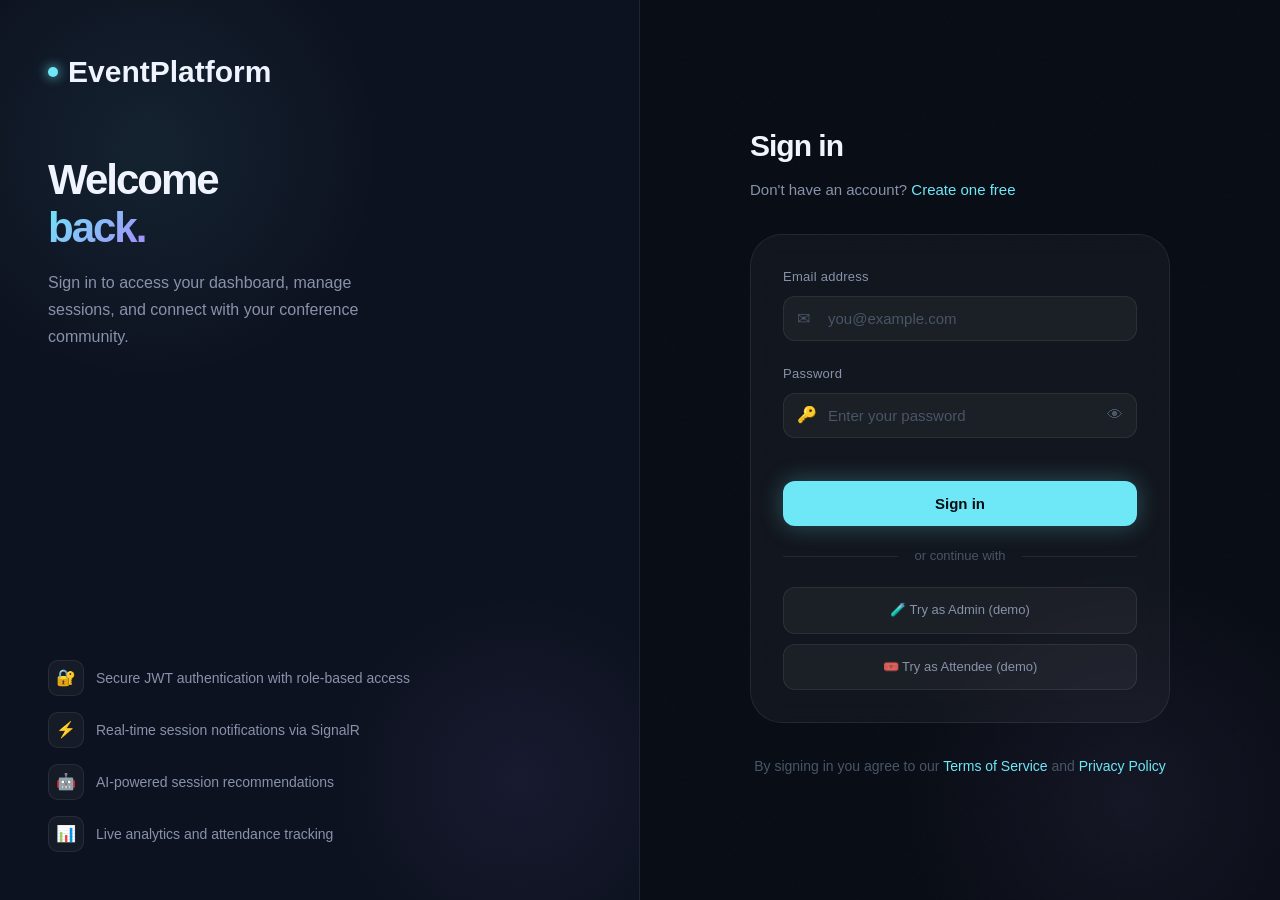
<file: EventPlatform/src/EventPlatform.API/wwwroot/Login.html>
﻿<!DOCTYPE html>
<html lang="en">
<head>
    <meta charset="UTF-8" />
    <meta name="viewport" content="width=device-width, initial-scale=1.0" />
    <title>Sign In — EventPlatform</title>
    <link rel="stylesheet" href="css/style.css" />
    <link rel="stylesheet" href="css/auth.css" />
</head>
<body>

    <div class="bg-mesh"></div>
    <div class="bg-noise"></div>

    <div class="page-content auth-page">

        <!-- Left branding panel -->
        <div class="auth-left">
            <div class="auth-left-glow"></div>
            <div class="auth-left-glow-2"></div>

            <div class="auth-brand">
                <a href="/" class="auth-brand-logo">
                    <div class="nav-logo-dot"></div>
                    EventPlatform
                </a>
                <div class="auth-headline">
                    <h2>Welcome<br /><span>back.</span></h2>
                    <p>Sign in to access your dashboard, manage sessions, and connect with your conference community.</p>
                </div>
            </div>

            <div class="auth-features">
                <div class="auth-feature-item">
                    <div class="auth-feature-icon">🔐</div>
                    <span>Secure JWT authentication with role-based access</span>
                </div>
                <div class="auth-feature-item">
                    <div class="auth-feature-icon">⚡</div>
                    <span>Real-time session notifications via SignalR</span>
                </div>
                <div class="auth-feature-item">
                    <div class="auth-feature-icon">🤖</div>
                    <span>AI-powered session recommendations</span>
                </div>
                <div class="auth-feature-item">
                    <div class="auth-feature-icon">📊</div>
                    <span>Live analytics and attendance tracking</span>
                </div>
            </div>
        </div>

        <!-- Right form panel -->
        <div class="auth-right">
            <div class="auth-form-container">

                <div class="auth-form-header">
                    <h1>Sign in</h1>
                    <p>Don't have an account? <a href="register.html">Create one free</a></p>
                </div>

                <div class="auth-form-card">
                    <form id="login-form" onsubmit="handleLogin(event)" novalidate>

                        <div class="form-group">
                            <label class="form-label" for="email">Email address</label>
                            <div class="input-wrapper">
                                <span class="input-icon">✉</span>
                                <input type="email"
                                       id="email"
                                       class="form-input input-with-icon"
                                       placeholder="you@example.com"
                                       autocomplete="email"
                                       required />
                            </div>
                            <span class="form-error" id="email-error"></span>
                        </div>

                        <div class="form-group">
                            <label class="form-label" for="password">Password</label>
                            <div class="input-wrapper">
                                <span class="input-icon">🔑</span>
                                <input type="password"
                                       id="password"
                                       class="form-input input-with-icon"
                                       placeholder="Enter your password"
                                       autocomplete="current-password"
                                       required />
                                <span class="input-toggle" onclick="togglePassword(this)">👁</span>
                            </div>
                            <span class="form-error" id="password-error"></span>
                        </div>

                        <button type="submit" id="login-btn" class="btn btn-primary btn-submit">
                            Sign in
                        </button>

                    </form>

                    <div class="divider">or continue with</div>

                    <div style="display:flex;flex-direction:column;gap:10px">
                        <a href="register.html?role=Admin" class="btn btn-ghost" style="justify-content:center;font-size:13px">
                            🧪 Try as Admin (demo)
                        </a>
                        <a href="register.html?role=Attendee" class="btn btn-ghost" style="justify-content:center;font-size:13px">
                            🎟️ Try as Attendee (demo)
                        </a>
                    </div>
                </div>

                <div class="auth-alt">
                    By signing in you agree to our
                    <a href="#">Terms of Service</a> and <a href="#">Privacy Policy</a>
                </div>

            </div>
        </div>

    </div>

    <div id="toast-container"></div>
    <script src="js/auth.js"></script>
    <script>
        // If already logged in, redirect
        document.addEventListener('DOMContentLoaded', async () => {
            // If already logged in with a VALID (or refreshable) token,
            // skip the login page and go straight to dashboard
            if (Auth.isLoggedIn()) {
                if (!isTokenExpired()) {
                    Auth.redirectByRole();  // token still valid — go to dashboard
                    return;
                }
                // Token expired — try silent refresh
                try {
                    const res = await fetch('/api/auth/refresh', {
                        method: 'POST', credentials: 'include',
                        headers: { 'Content-Type': 'application/json' }
                    });
                    if (res.ok) {
                        const data = await res.json();
                        Auth.setTokens(data);
                        Auth.redirectByRole(); // refreshed successfully — go to dashboard
                        return;
                    }
                } catch { }
                // Refresh failed — stay on login page, clear stale data
                Auth.clearLocal();
            }
            // Not logged in or refresh failed — show the login/register form normally
        });
    </script>
</body>
</html>
</file>
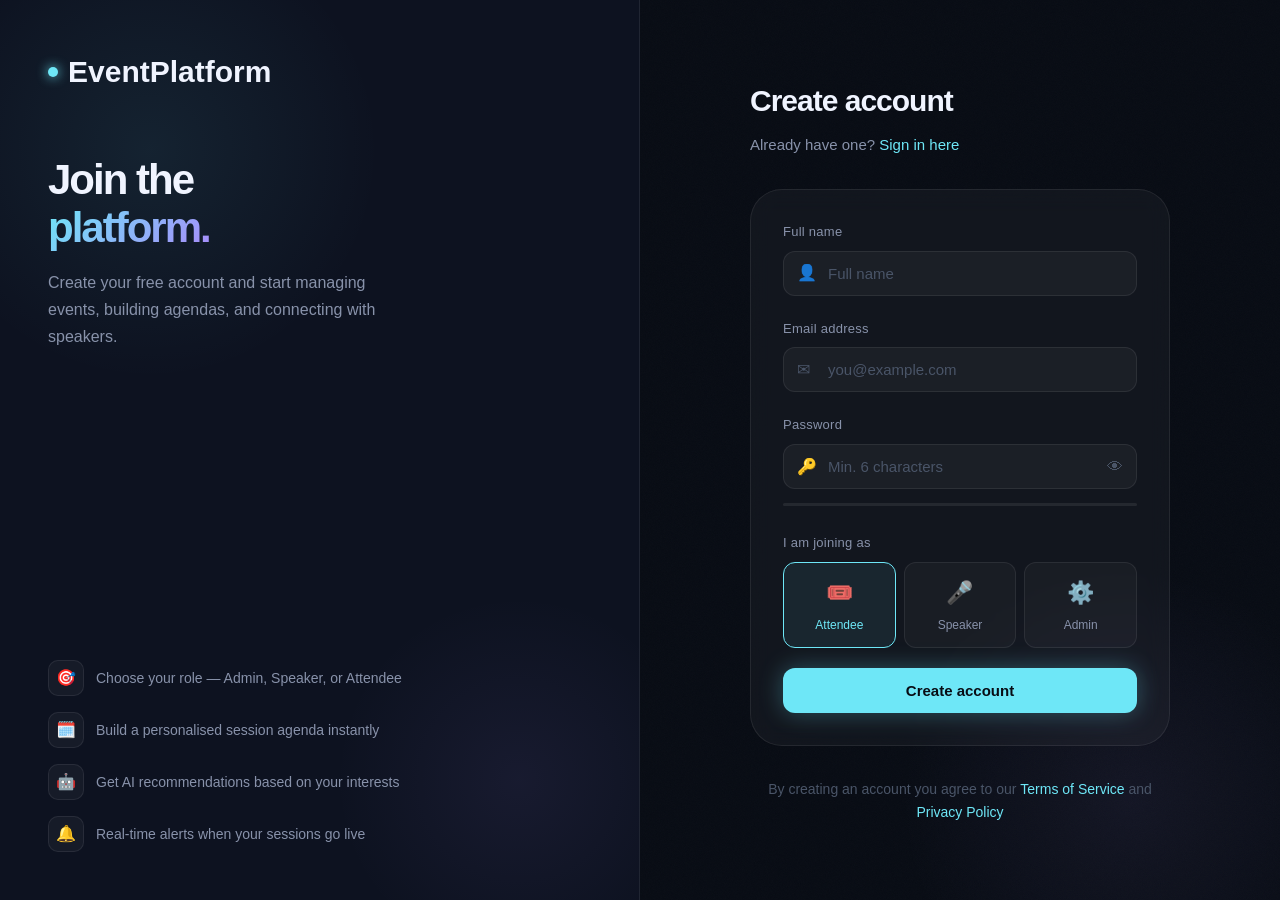
<file: EventPlatform/src/EventPlatform.API/wwwroot/Register.html>
﻿<!DOCTYPE html>
<html lang="en">
<head>
    <meta charset="UTF-8" />
    <meta name="viewport" content="width=device-width, initial-scale=1.0" />
    <title>Create Account — EventPlatform</title>
    <link rel="stylesheet" href="css/style.css" />
    <link rel="stylesheet" href="css/auth.css" />
</head>
<body>

    <div class="bg-mesh"></div>
    <div class="bg-noise"></div>

    <div class="page-content auth-page">

        <!-- Left branding panel -->
        <div class="auth-left">
            <div class="auth-left-glow"></div>
            <div class="auth-left-glow-2"></div>

            <div class="auth-brand">
                <a href="/" class="auth-brand-logo">
                    <div class="nav-logo-dot"></div>
                    EventPlatform
                </a>
                <div class="auth-headline">
                    <h2>Join the<br /><span>platform.</span></h2>
                    <p>Create your free account and start managing events, building agendas, and connecting with speakers.</p>
                </div>
            </div>

            <div class="auth-features">
                <div class="auth-feature-item">
                    <div class="auth-feature-icon">🎯</div>
                    <span>Choose your role — Admin, Speaker, or Attendee</span>
                </div>
                <div class="auth-feature-item">
                    <div class="auth-feature-icon">🗓️</div>
                    <span>Build a personalised session agenda instantly</span>
                </div>
                <div class="auth-feature-item">
                    <div class="auth-feature-icon">🤖</div>
                    <span>Get AI recommendations based on your interests</span>
                </div>
                <div class="auth-feature-item">
                    <div class="auth-feature-icon">🔔</div>
                    <span>Real-time alerts when your sessions go live</span>
                </div>
            </div>
        </div>

        <!-- Right form panel -->
        <div class="auth-right">
            <div class="auth-form-container">

                <div class="auth-form-header">
                    <h1>Create account</h1>
                    <p>Already have one? <a href="login.html">Sign in here</a></p>
                </div>

                <div class="auth-form-card">
                    <form id="register-form" onsubmit="handleRegister(event)" novalidate>

                        <!-- Full name -->
                        <div class="form-group">
                            <label class="form-label" for="name">Full name</label>
                            <div class="input-wrapper">
                                <span class="input-icon">👤</span>
                                <input type="text"
                                       id="name"
                                       class="form-input input-with-icon"
                                       placeholder="Full name"
                                       autocomplete="name"
                                       required />
                            </div>
                            <span class="form-error" id="name-error"></span>
                        </div>

                        <!-- Email -->
                        <div class="form-group">
                            <label class="form-label" for="email">Email address</label>
                            <div class="input-wrapper">
                                <span class="input-icon">✉</span>
                                <input type="email"
                                       id="email"
                                       class="form-input input-with-icon"
                                       placeholder="you@example.com"
                                       autocomplete="email"
                                       required />
                            </div>
                            <span class="form-error" id="email-error"></span>
                        </div>

                        <!-- Password -->
                        <div class="form-group">
                            <label class="form-label" for="password">Password</label>
                            <div class="input-wrapper">
                                <span class="input-icon">🔑</span>
                                <input type="password"
                                       id="password"
                                       class="form-input input-with-icon"
                                       placeholder="Min. 6 characters"
                                       autocomplete="new-password"
                                       required
                                       oninput="updateStrength(this.value)" />
                                <span class="input-toggle" onclick="togglePassword(this)">👁</span>
                            </div>
                            <div class="password-strength">
                                <div class="strength-bar">
                                    <div class="strength-fill" id="strength-fill"></div>
                                </div>
                                <div class="strength-text" id="strength-text"></div>
                            </div>
                            <span class="form-error" id="password-error"></span>
                        </div>

                        <!-- Role selector -->
                        <div class="form-group">
                            <label class="form-label">I am joining as</label>
                            <div class="role-selector">
                                <input type="radio" name="role" id="role-attendee" value="Attendee" class="role-option" checked />
                                <label for="role-attendee" class="role-label">
                                    <span class="role-emoji">🎟️</span>
                                    <span class="role-name">Attendee</span>
                                </label>

                                <input type="radio" name="role" id="role-speaker" value="Speaker" class="role-option" />
                                <label for="role-speaker" class="role-label">
                                    <span class="role-emoji">🎤</span>
                                    <span class="role-name">Speaker</span>
                                </label>

                                <input type="radio" name="role" id="role-admin" value="Admin" class="role-option" />
                                <label for="role-admin" class="role-label">
                                    <span class="role-emoji">⚙️</span>
                                    <span class="role-name">Admin</span>
                                </label>
                            </div>
                        </div>

                        <button type="submit" id="register-btn" class="btn btn-primary btn-submit">
                            Create account
                        </button>

                    </form>
                </div>

                <div class="auth-alt">
                    By creating an account you agree to our
                    <a href="#">Terms of Service</a> and <a href="#">Privacy Policy</a>
                </div>

            </div>
        </div>

    </div>

    <div id="toast-container"></div>
    <script src="js/auth.js"></script>
    <script>
    // If already logged in redirect
        document.addEventListener('DOMContentLoaded', async () => {
            // If already logged in with a VALID (or refreshable) token,
            // skip the login page and go straight to dashboard
            if (Auth.isLoggedIn()) {
                if (!isTokenExpired()) {
                    Auth.redirectByRole();  // token still valid — go to dashboard
                    return;
                }
                // Token expired — try silent refresh
                try {
                    const res = await fetch('/api/auth/refresh', {
                        method: 'POST', credentials: 'include',
                        headers: { 'Content-Type': 'application/json' }
                    });
                    if (res.ok) {
                        const data = await res.json();
                        Auth.setTokens(data);
                        Auth.redirectByRole(); // refreshed successfully — go to dashboard
                        return;
                    }
                } catch { }
                // Refresh failed — stay on login page, clear stale data
                Auth.clearLocal();
            }
            // Not logged in or refresh failed — show the login/register form normally
        });

    // Pre-select role from URL param e.g. register.html?role=Admin
    const urlRole = new URLSearchParams(window.location.search).get('role');
    if (urlRole) {
      const radio = document.querySelector(`input[value="${urlRole}"]`);
      if (radio) radio.checked = true;
    }

    // Password strength meter
    function updateStrength(val) {
      const fill = document.getElementById('strength-fill');
      const text = document.getElementById('strength-text');
      let score = 0;
      if (val.length >= 6)  score++;
      if (val.length >= 10) score++;
      if (/[A-Z]/.test(val)) score++;
      if (/[0-9]/.test(val)) score++;
      if (/[^A-Za-z0-9]/.test(val)) score++;

      const levels = [
        { w: '20%',  bg: 'var(--error)',   label: 'Very weak'  },
        { w: '40%',  bg: 'var(--warning)', label: 'Weak'       },
        { w: '60%',  bg: 'var(--warning)', label: 'Fair'       },
        { w: '80%',  bg: 'var(--success)', label: 'Strong'     },
        { w: '100%', bg: 'var(--accent)',  label: 'Very strong'},
      ];
      const level = levels[Math.max(0, score - 1)] || levels[0];
      fill.style.width      = val ? level.w  : '0%';
      fill.style.background = level.bg;
      text.textContent      = val ? level.label : '';
      text.style.color      = level.bg;
    }

    // Read selected role for handleRegister
    const origHandleRegister = handleRegister;
    window.handleRegister = async function(e) {
      const selected = document.querySelector('input[name="role"]:checked');
      if (selected) document.getElementById('role') && (document.getElementById('role').value = selected.value);
      // inject role into form before calling
      const roleInput = document.getElementById('role') || (() => {
        const inp = document.createElement('input');
        inp.type = 'hidden'; inp.id = 'role'; inp.value = selected?.value || 'Attendee';
        document.getElementById('register-form').appendChild(inp);
        return inp;
      })();
      roleInput.value = selected?.value || 'Attendee';
      await origHandleRegister(e);
    };
    </script>
</body>
</html>
</file>
<file: EventPlatform/src/EventPlatform.API/wwwroot/css/style.css>
﻿/* =============================================================
   EventPlatform — style.css
   Place in: wwwroot/css/style.css
   Shared across ALL pages
   ============================================================= */

/*@import url('https://fonts.googleapis.com/css2?family=Segoe+UI:wght@400;500;600;700;800&family=Segoe+UI:ital,opsz,wght@0,9..40,300;0,9..40,400;0,9..40,500;1,9..40,300&display=swap');*/

/* ── CSS Variables ─────────────────────────────────────────── */
:root {
    --bg-base: #080c14;
    --bg-surface: #0d1220;
    --bg-card: rgba(255,255,255,0.04);
    --bg-card-hover: rgba(255,255,255,0.07);
    --border: rgba(255,255,255,0.08);
    --border-hover: rgba(255,255,255,0.16);
    --accent: #6ee7f7;
    --accent-2: #a78bfa;
    --accent-3: #f472b6;
    --accent-glow: rgba(110,231,247,0.15);
    --text-primary: #f0f4ff;
    --text-secondary: #8892aa;
    --text-muted: #4a5568;
    --success: #34d399;
    --error: #f87171;
    --warning: #fbbf24;
    --radius-sm: 6px;
    --radius-md: 12px;
    --radius-lg: 20px;
    --radius-xl: 32px;
    --font-display: 'Segoe UI', sans-serif;
    --font-body: 'Segoe UI', sans-serif;
    --shadow-glow: 0 0 40px rgba(110,231,247,0.08);
    --shadow-card: 0 4px 24px rgba(0,0,0,0.4);
}

/*Scrool bars*/
*::-webkit-scrollbar {
    width: 6px;
    height: 6px;
}

*::-webkit-scrollbar-thumb {
    background: #0078d4;
    border-radius: 15px;
}

*::-webkit-scrollbar-track {
    background: #4a5568;
}

*::-webkit-scrollbar-thumb:hover {
    background: #0087EE;
}
/* ── Reset ─────────────────────────────────────────────────── */
*, *::before, *::after {
    box-sizing: border-box;
    margin: 0;
    padding: 0;
}

html {
    scroll-behavior: smooth;
}

body {
    font-family: var(--font-body);
    background: var(--bg-base);
    color: var(--text-primary);
    min-height: 100vh;
    line-height: 1.6;
    -webkit-font-smoothing: antialiased;
}

/* ── Background mesh ───────────────────────────────────────── */
.bg-mesh {
    position: fixed;
    inset: 0;
    z-index: 0;
    pointer-events: none;
    overflow: hidden;
}

    .bg-mesh::before {
        content: '';
        position: absolute;
        width: 600px;
        height: 600px;
        top: -200px;
        left: -100px;
        background: radial-gradient(circle, rgba(110,231,247,0.07) 0%, transparent 65%);
        animation: drift1 18s ease-in-out infinite alternate;
    }

    .bg-mesh::after {
        content: '';
        position: absolute;
        width: 500px;
        height: 500px;
        bottom: -150px;
        right: -100px;
        background: radial-gradient(circle, rgba(167,139,250,0.07) 0%, transparent 65%);
        animation: drift2 22s ease-in-out infinite alternate;
    }

@keyframes drift1 {
    from {
        transform: translate(0,0) scale(1);
    }

    to {
        transform: translate(80px,60px) scale(1.1);
    }
}

@keyframes drift2 {
    from {
        transform: translate(0,0) scale(1);
    }

    to {
        transform: translate(-60px,-80px) scale(1.15);
    }
}

/* ── Noise overlay ─────────────────────────────────────────── */
.bg-noise {
    position: fixed;
    inset: 0;
    z-index: 1;
    pointer-events: none;
    opacity: 0.025;
    background-image: url("data:image/svg+xml,%3Csvg viewBox='0 0 256 256' xmlns='http://www.w3.org/2000/svg'%3E%3Cfilter id='noise'%3E%3CfeTurbulence type='fractalNoise' baseFrequency='0.9' numOctaves='4' stitchTiles='stitch'/%3E%3C/filter%3E%3Crect width='100%25' height='100%25' filter='url(%23noise)'/%3E%3C/svg%3E");
    background-size: 180px;
}

/* ── Content wrapper ───────────────────────────────────────── */
.page-content {
    position: relative;
    z-index: 2;
}

/* ── Navigation ────────────────────────────────────────────── */
.nav {
    display: flex;
    align-items: center;
    justify-content: space-between;
    padding: 20px 48px;
    position: sticky;
    top: 0;
    z-index: 100;
    backdrop-filter: blur(20px);
    -webkit-backdrop-filter: blur(20px);
    border-bottom: 1px solid var(--border);
    background: rgba(8,12,20,0.8);
}

.nav-logo {
    font-family: var(--font-display);
    font-size: 30px;
    font-weight: 800;
    color: var(--text-primary);
    text-decoration: none;
    display: flex;
    align-items: center;
    gap: 10px;
    letter-spacing: -0.5px;
}

.nav-logo-dot {
    width: 10px;
    height: 10px;
    border-radius: 50%;
    background: var(--accent);
    box-shadow: 0 0 12px var(--accent);
    animation: pulse-dot 2s ease-in-out infinite;
}

@keyframes pulse-dot {
    0%,100% {
        opacity: 1;
        transform: scale(1);
    }

    50% {
        opacity: 0.6;
        transform: scale(0.8);
    }
}

.nav-links {
    display: flex;
    align-items: center;
    gap: 8px;
}

.nav-link {
    padding: 8px 18px;
    border-radius: var(--radius-md);
    font-size: 14px;
    font-weight: 500;
    color: var(--text-secondary);
    text-decoration: none;
    transition: color .2s, background .2s;
}

    .nav-link:hover {
        color: var(--text-primary);
        background: var(--bg-card);
    }

.nav-cta {
    padding: 9px 22px;
    border-radius: var(--radius-md);
    font-size: 14px;
    font-weight: 600;
    background: var(--accent);
    color: var(--bg-base);
    text-decoration: none;
    transition: opacity .2s, transform .15s, box-shadow .2s;
    box-shadow: 0 0 20px rgba(110,231,247,0.25);
}

    .nav-cta:hover {
        opacity: .9;
        transform: translateY(-1px);
        box-shadow: 0 0 30px rgba(110,231,247,0.35);
    }

/* ── Buttons ───────────────────────────────────────────────── */
.btn {
    display: inline-flex;
    align-items: center;
    justify-content: center;
    gap: 8px;
    padding: 12px 28px;
    border-radius: var(--radius-md);
    font-family: var(--font-body);
    font-size: 15px;
    font-weight: 500;
    cursor: pointer;
    border: none;
    text-decoration: none;
    transition: all .2s;
    white-space: nowrap;
}

.btn-primary {
    background: var(--accent);
    color: var(--bg-base);
    box-shadow: 0 0 24px rgba(110,231,247,0.3);
}

    .btn-primary:hover {
        opacity: .9;
        transform: translateY(-2px);
        box-shadow: 0 0 36px rgba(110,231,247,0.4);
    }

.btn-outline {
    background: transparent;
    color: var(--text-primary);
    border: 1px solid var(--border-hover);
}

    .btn-outline:hover {
        background: var(--bg-card);
        border-color: var(--accent);
        color: var(--accent);
    }

.btn-ghost {
    background: var(--bg-card);
    color: var(--text-secondary);
    border: 1px solid var(--border);
}

    .btn-ghost:hover {
        background: var(--bg-card-hover);
        color: var(--text-primary);
    }

.btn-lg {
    padding: 16px 36px;
    font-size: 16px;
    border-radius: var(--radius-lg);
}

.btn-sm {
    padding: 8px 18px;
    font-size: 13px;
}

.btn:disabled {
    opacity: .5;
    cursor: not-allowed;
    transform: none !important;
}

.btn-loading {
    position: relative;
    color: transparent !important;
}

    .btn-loading::after {
        content: '';
        position: absolute;
        width: 18px;
        height: 18px;
        border: 2px solid rgba(8,12,20,0.3);
        border-top-color: var(--bg-base);
        border-radius: 50%;
        animation: spin .7s linear infinite;
    }

@keyframes spin {
    to {
        transform: rotate(360deg);
    }
}

/* ── Cards ─────────────────────────────────────────────────── */
.card {
    background: var(--bg-card);
    border: 1px solid var(--border);
    border-radius: var(--radius-lg);
    backdrop-filter: blur(12px);
    -webkit-backdrop-filter: blur(12px);
    transition: border-color .25s, box-shadow .25s, transform .25s;
}

    .card:hover {
        border-color: var(--border-hover);
        box-shadow: var(--shadow-card);
        transform: translateY(-2px);
    }

.card-glow:hover {
    box-shadow: var(--shadow-card), 0 0 40px rgba(110,231,247,0.06);
}

/* ── Form elements ─────────────────────────────────────────── */
.form-group {
    display: flex;
    flex-direction: column;
    gap: 8px;
}

.form-label {
    font-size: 13px;
    font-weight: 500;
    color: var(--text-secondary);
    letter-spacing: 0.02em;
}

.form-input {
    width: 100%;
    padding: 13px 16px;
    background: rgba(255,255,255,0.04);
    border: 1px solid var(--border);
    border-radius: var(--radius-md);
    color: var(--text-primary);
    font-family: var(--font-body);
    font-size: 15px;
    outline: none;
    transition: border-color .2s, box-shadow .2s, background .2s;
}

    .form-input::placeholder {
        color: var(--text-muted);
    }

    .form-input:focus {
        border-color: var(--accent);
        background: rgba(110,231,247,0.04);
        box-shadow: 0 0 0 3px rgba(110,231,247,0.1);
    }

    .form-input.error {
        border-color: var(--error);
        box-shadow: 0 0 0 3px rgba(248,113,113,0.1);
    }

.form-error {
    font-size: 12px;
    color: var(--error);
    display: block;
    height:15px;
}

.input-wrapper {
    position: relative;
}

.input-icon {
    position: absolute;
    left: 14px;
    top: 50%;
    transform: translateY(-50%);
    color: var(--text-muted);
    font-size: 16px;
    pointer-events: none;
}

.input-with-icon {
    padding-left: 44px;
}

.input-toggle {
    position: absolute;
    right: 14px;
    top: 50%;
    transform: translateY(-50%);
    color: var(--text-muted);
    cursor: pointer;
    font-size: 16px;
    transition: color .2s;
}

    .input-toggle:hover {
        color: var(--text-primary);
    }

/* ── Badge / Tag ───────────────────────────────────────────── */
.badge {
    display: inline-flex;
    align-items: center;
    gap: 6px;
    padding: 4px 12px;
    border-radius: 100px;
    font-size: 12px;
    font-weight: 500;
    letter-spacing: 0.03em;
}

.badge-accent {
    background: rgba(110,231,247,0.1);
    color: var(--accent);
    border: 1px solid rgba(110,231,247,0.2);
}

.badge-purple {
    background: rgba(167,139,250,0.1);
    color: var(--accent-2);
    border: 1px solid rgba(167,139,250,0.2);
}

.badge-pink {
    background: rgba(244,114,182,0.1);
    color: var(--accent-3);
    border: 1px solid rgba(244,114,182,0.2);
}

.badge-success {
    background: rgba(52,211,153,0.1);
    color: var(--success);
    border: 1px solid rgba(52,211,153,0.2);
}

/* ── Divider ───────────────────────────────────────────────── */
.divider {
    display: flex;
    align-items: center;
    gap: 16px;
    color: var(--text-muted);
    font-size: 13px;
}

    .divider::before,
    .divider::after {
        content: '';
        flex: 1;
        height: 1px;
        background: var(--border);
    }

/* ── Toast notifications ───────────────────────────────────── */
#toast-container {
    position: fixed;
    bottom: 24px;
    right: 24px;
    z-index: 9999;
    display: flex;
    flex-direction: column;
    gap: 10px;
}

.toast {
    display: flex;
    align-items: center;
    gap: 12px;
    padding: 14px 20px;
    background: var(--bg-surface);
    border: 1px solid var(--border);
    border-radius: var(--radius-md);
    font-size: 14px;
    color: var(--text-primary);
    box-shadow: 0 8px 32px rgba(0,0,0,0.5);
    backdrop-filter: blur(20px);
    animation: slideUp .3s ease;
    min-width: 280px;
    max-width: 380px;
}

    .toast.success {
        border-color: rgba(52,211,153,0.3);
    }

    .toast.error {
        border-color: rgba(248,113,113,0.3);
    }

.toast-icon {
    font-size: 18px;
    flex-shrink: 0;
}

.toast-close {
    margin-left: auto;
    color: var(--text-muted);
    cursor: pointer;
    font-size: 18px;
    flex-shrink: 0;
}

@keyframes slideUp {
    from {
        opacity: 0;
        transform: translateY(16px);
    }

    to {
        opacity: 1;
        transform: translateY(0);
    }
}

/* ── Utilities ─────────────────────────────────────────────── */
.text-accent {
    color: var(--accent);
}

.text-purple {
    color: var(--accent-2);
}

.text-pink {
    color: var(--accent-3);
}

.text-muted {
    color: var(--text-muted);
}

.text-secondary {
    color: var(--text-secondary);
}

.font-display {
    font-family: var(--font-display);
}

.flex {
    display: flex;
}

.flex-center {
    display: flex;
    align-items: center;
    justify-content: center;
}

.flex-between {
    display: flex;
    align-items: center;
    justify-content: space-between;
}

.gap-8 {
    gap: 8px;
}

.gap-16 {
    gap: 16px;
}

.gap-24 {
    gap: 24px;
}

.mt-8 {
    margin-top: 8px;
}

.mt-16 {
    margin-top: 16px;
}

.mt-24 {
    margin-top: 24px;
}

.mt-32 {
    margin-top: 32px;
}

.hidden {
    display: none !important;
}

/* ── Responsive ────────────────────────────────────────────── */
@media (max-width: 768px) {
    .nav {
        padding: 16px 24px;
    }

    .nav-links .nav-link {
        display: none;
    }
}
</file>
<file: EventPlatform/src/EventPlatform.API/wwwroot/css/auth.css>
﻿/* =============================================================
   EventPlatform — auth.css
   Place in: wwwroot/css/auth.css
   Shared by login.html and register.html
   ============================================================= */

.auth-page {
    min-height: 100vh;
    display: grid;
    grid-template-columns: 1fr 1fr;
}

/* ── Left panel (branding) ─────────────────────────────────── */
.auth-left {
    position: relative;
    padding: 48px;
    display: flex;
    flex-direction: column;
    justify-content: space-between;
    overflow: hidden;
    background: var(--bg-surface);
    border-right: 1px solid var(--border);
}

.auth-left-glow {
    position: absolute;
    width: 500px;
    height: 500px;
    top: -100px;
    left: -100px;
    background: radial-gradient(circle, rgba(110,231,247,0.08) 0%, transparent 65%);
    pointer-events: none;
}

.auth-left-glow-2 {
    position: absolute;
    width: 400px;
    height: 400px;
    bottom: -80px;
    right: -80px;
    background: radial-gradient(circle, rgba(167,139,250,0.07) 0%, transparent 65%);
    pointer-events: none;
}

.auth-brand {
    position: relative;
    z-index: 1;
}

.auth-brand-logo {
    display: flex;
    align-items: center;
    gap: 10px;
    font-family: var(--font-display);
    font-size: 30px;
    font-weight: 800;
    color: var(--text-primary);
    text-decoration: none;
    margin-bottom: 60px;
}

.auth-headline {
    position: relative;
    z-index: 1;
}

    .auth-headline h2 {
        font-family: var(--font-display);
        font-size: 42px;
        font-weight: 800;
        letter-spacing: -2px;
        line-height: 1.15;
        margin-bottom: 16px;
    }

        .auth-headline h2 span {
            background: linear-gradient(135deg, var(--accent), var(--accent-2));
            -webkit-background-clip: text;
            -webkit-text-fill-color: transparent;
            background-clip: text;
        }

    .auth-headline p {
        font-size: 16px;
        color: var(--text-secondary);
        line-height: 1.7;
        max-width: 360px;
    }

/* Testimonial / feature block on left */
.auth-features {
    position: relative;
    z-index: 1;
    display: flex;
    flex-direction: column;
    gap: 16px;
}

.auth-feature-item {
    display: flex;
    align-items: center;
    gap: 12px;
    font-size: 14px;
    color: var(--text-secondary);
}

.auth-feature-icon {
    width: 36px;
    height: 36px;
    border-radius: 10px;
    background: var(--bg-card);
    border: 1px solid var(--border);
    display: flex;
    align-items: center;
    justify-content: center;
    font-size: 16px;
    flex-shrink: 0;
}

/* ── Right panel (form) ────────────────────────────────────── */
.auth-right {
    display: flex;
    align-items: center;
    justify-content: center;
    padding: 48px 40px;
    overflow-y: auto;
}

.auth-form-container {
    width: 100%;
    max-width: 420px;
    display: flex;
    flex-direction: column;
    gap: 32px;
}

.auth-form-header {
    display: flex;
    flex-direction: column;
    gap: 8px;
}

    .auth-form-header h1 {
        font-family: var(--font-display);
        font-size: 30px;
        font-weight: 800;
        letter-spacing: -1px;
    }

    .auth-form-header p {
        font-size: 15px;
        color: var(--text-secondary);
    }

    .auth-form-header a {
        color: var(--accent);
        text-decoration: none;
    }

        .auth-form-header a:hover {
            text-decoration: underline;
        }

/* Form card */
.auth-form-card {
    background: var(--bg-card);
    border: 1px solid var(--border);
    border-radius: var(--radius-xl);
    padding: 32px;
    display: flex;
    flex-direction: column;
    gap: 20px;
    backdrop-filter: blur(12px);
}

/* Role selector */
.role-selector {
    display: grid;
    grid-template-columns: repeat(3, 1fr);
    gap: 8px;
}

.role-option {
    display: none;
}

.role-label {
    display: flex;
    flex-direction: column;
    align-items: center;
    gap: 6px;
    padding: 12px 8px;
    background: rgba(255,255,255,0.03);
    border: 1px solid var(--border);
    border-radius: var(--radius-md);
    cursor: pointer;
    transition: all .2s;
    text-align: center;
}

    .role-label:hover {
        border-color: var(--border-hover);
        background: var(--bg-card-hover);
    }

    .role-label .role-emoji {
        font-size: 22px;
    }

    .role-label .role-name {
        font-size: 12px;
        font-weight: 500;
        color: var(--text-secondary);
    }

.role-option:checked + .role-label {
    border-color: var(--accent);
    background: rgba(110,231,247,0.08);
}

    .role-option:checked + .role-label .role-name {
        color: var(--accent);
    }

/* Submit button full width */
.btn-submit {
    width: 100%;
    padding: 14px;
    font-size: 15px;
    font-weight: 600;
    border-radius: var(--radius-md);
    margin-top: 20px;
}

/* Alternative auth text */
.auth-alt {
    text-align: center;
    font-size: 14px;
    color: var(--text-muted);
}

    .auth-alt a {
        color: var(--accent);
        text-decoration: none;
        font-weight: 500;
    }

        .auth-alt a:hover {
            text-decoration: underline;
        }

/* Password strength */
.password-strength {
    margin-top: 6px;
}

.strength-bar {
    height: 3px;
    background: var(--border);
    border-radius: 2px;
    overflow: hidden;
    margin-bottom: 4px;
}

.strength-fill {
    height: 100%;
    border-radius: 2px;
    transition: width .3s, background .3s;
    width: 0%;
}

.strength-text {
    font-size: 11px;
    color: var(--text-muted);
}

/* ── Responsive ────────────────────────────────────────────── */
@media (max-width: 900px) {
    .auth-page {
        grid-template-columns: 1fr;
    }

    .auth-left {
        display: none;
    }

    .auth-right {
        padding: 32px 24px;
        min-height: 100vh;
    }
}
</file>
